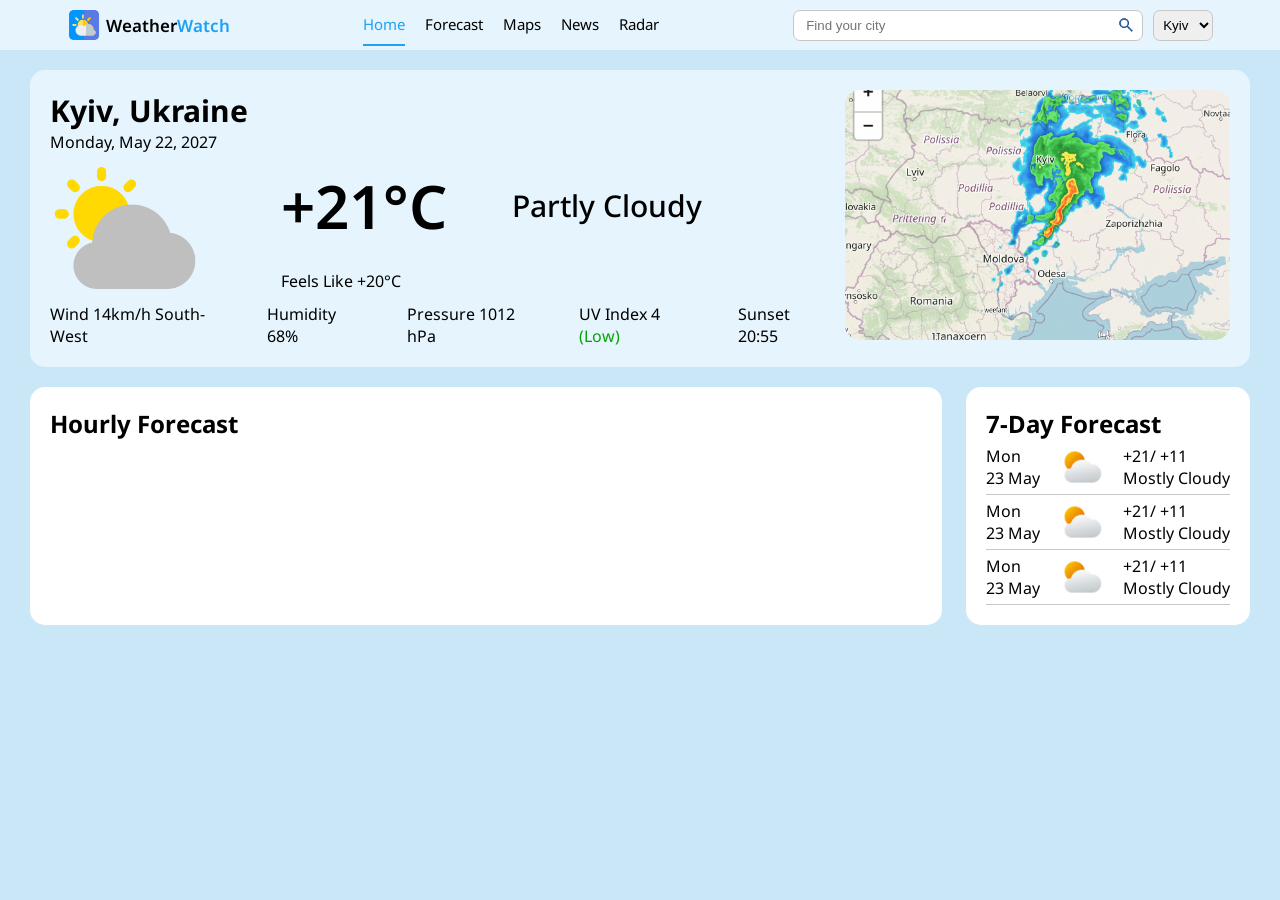
<file: index.html>
<!DOCTYPE html>
<html lang="en">
<head>
    <meta charset="UTF-8">
    <meta name="viewport" content="width=device-width, initial-scale=1.0">
    <title>Weather App</title>
    <link rel="stylesheet" href="style.css">
</head>

<body>

    <header>

        <div class="logobox">
            <img
                class="iconlogo"
                src="assets/icon.png"
                alt="WeatherWatch logo"
            >

            <div class="logolabel">
                Weather<span>Watch</span>
            </div>
        </div>

        <nav class="buttons">
            <a href="#" class="button active">Home</a>
            <a href="#" class="button">Forecast</a>
            <a href="#" class="button">Maps</a>
            <a href="#" class="button">News</a>
            <a href="#" class="button">Radar</a>
        </nav>

        <form class="search-form">

            <div class="find-section">

                <div class="search-box">
                    <label class="city-label" for="city">
                        Find your city
                    </label>

                    <input
                        type="text"
                        id="city"
                        name="city"
                        placeholder="Find your city"
                    >

                    <button
                        type="submit"
                        class="search-button"
                        aria-label="Search"
                    >
                        <img
                            src="assets/search-icon.png"
                            alt=""
                        >
                    </button>
                </div>

                <select name="selected-city">
                    <option value="kyiv">Kyiv</option>
                </select>

            </div>

        </form>

    </header>

    <main>
        <section class="weather">
            <div class="weather-info">

                <div class="location">
                    <h1>Kyiv, Ukraine</h1>
                    <p>Monday, May 22, 2027</p>
                </div>
                <div class="weather-parameters">
                    <img src="assets/mostly-cloudly.png" alt="">
                    <div class="degrees">+21°C</div>
                    <div class="weather-type">Partly Cloudy</div>
                    <div class="feels-like">Feels Like +20°C</div>
                </div>
                <div class="advanced-weather-parameters">
                    <div class="parameters">Wind 14km/h South-West</div>
                    <div class="parameters">Humidity 68%</div>
                    <div class="parameters">Pressure 1012 hPa</div>
                    <div class="parameters">UV Index 4 <span>(Low)</span></div>
                    <div class="parameters">Sunset 20:55</div>
                </div>
                
            </div>
            <div class="radar">
                <img src="assets/radar.jpg" alt="weather-radar">
            </div>
            
        </section>
        
        <section class="forecasts">
            
            <div class="hourly-forecast">
              <h2>Hourly Forecast</h2>
            </div>
            <div class="seven-day-forecast">
                <h2>7-Day Forecast</h2>
                <div class="container-days">
                    <div class="days">
                        <div class="day-date">
                            <span>Mon</span>
                            <span>23 May</span>
                        </div>
                        <img src="assets/cloudly.png" alt="">
                        <div class="temp">
                            <span>+21/ <span class="gray">+11</span></span>
                            <span>Mostly Cloudy</span>
                        </div>
                    </div>
                    
                    <div class="days">
                        <div class="day-date">
                            <span>Mon</span>
                            <span>23 May</span>
                        </div>
                        <img src="assets/cloudly.png" alt="">
                        <div class="temp">
                            <span>+21/ <span class="gray">+11</span></span>
                            <span>Mostly Cloudy</span>
                        </div>
                    </div>

                    <div class="days">
                        <div class="day-date">
                            <span>Mon</span>
                            <span>23 May</span>
                        </div>
                        <img src="assets/cloudly.png" alt="">
                        <div class="temp">
                            <span>+21/ <span class="gray">+11</span></span>
                            <span>Mostly Cloudy</span>
                        </div>
                    </div>
                    </div>
                </div>
            </div>
        
        </section>


    </main>

</body>
</html>
</file>
<file: style.css>
@import url('https://fonts.googleapis.com/css2?family=Noto+Sans:ital,wght@0,100..900;1,100..900&display=swap');

* {
    box-sizing: border-box;
}

body {
    margin: 0;
    font-family: "Noto Sans", sans-serif;
    background-color: rgba(202, 231, 247);
}

header {
    display: flex;
    align-items: center;
    justify-content: space-around;
    min-height: 50px;
    background-color: rgba(230, 245, 253);
}

/* Logo */

.logobox {
    display: flex;
    align-items: center;
}

.iconlogo {
    height: 34px;
    margin-right: 5px;
}

.logolabel {
    font-size: 17px;
    font-weight: 600;
}

.logolabel span {
    color: #1DA1F2;
    font-weight: 600;
}

/* Navigation */

.buttons {
    display: flex;
    gap: 20px;
}

.button {
    padding: 10px 0;
    color: #000;
    font-size: 15px;
    text-decoration: none;
}

.button.active {
    color: #1DA1F2;
    border-bottom: 2px solid #1DA1F2;
}

/* Search */

.find-section {
    display: flex;
    gap: 10px;
}

.find-section select {
    width: 60px;
    border-radius: 7px;
    border: 1.5px solid #c7c7c7;
    padding: 5px;
}

.search-box {
    position: relative;
}

.search-box input {
    width: 350px;
    height: 31px;
    padding: 0 40px 0 12px;
    border: 1.5px solid #c7c7c7;
    border-radius: 7px;
    
}

.search-button {
    position: absolute;
    top: 50%;
    right: 8px;
    display: flex;
    align-items: center;
    justify-content: center;
    padding: 0;
    border: none;
    background: none;
    transform: translateY(-50%);
    cursor: pointer;
}

.search-button img {
    width: 18px;
    height: 18px;
}

.city-label {
    display: none;
}

/* Main */

.weather {
    display: grid;
    grid-template-columns: 2fr 1fr;
    gap: 24px;
    background-color: rgba(230, 245, 253);
    margin: 20px 30px;
    padding: 20px;
    
    border-radius: 15px;
}

.weather-info {
    
    
}

.weather-parameters {
    display: grid;
    grid-template-columns: 30% 30% 40%;
    grid-template-rows: auto auto;
    align-items: center;
    
}

.weather-parameters img {
    grid-row: 1 / 3;
    object-fit: contain;
    height: 150px;
    width: 150px;
}

.radar img {
    display: block;
    height: 250px;
    border-radius: 15px;
    width: 100%;
    object-fit: cover;
    
}

h1 {
    margin: 0;
    padding: 0;
    font-size: 30px;
}

.location p {
    margin: 0;
    padding: 0;
}

.degrees {
    font-size: 60px;
    font-weight: 600;
    grid-column: 2 / 3;
    grid-row: 1 / 2;
}

.feels-like {
     margin: 0;
    padding: 0;
    grid-column: 2 / 3;
    grid-row: 2 / 3;
}

.weather-type {
    font-size: 30px;
    font-weight: 500;
    grid-column: 3 / 4;
    grid-row: 1 / 2;
}

.advanced-weather-parameters {
    display: flex;
    gap: 50px;
}

.advanced-weather-parameters span {
    color: rgb(3, 164, 3);
}


.forecasts {
    display: grid;
    grid-template-columns: 3fr 1fr;
    gap: 24px;
    
}

.forecasts h2 {
    margin: 0;
    padding: 0;
}

.hourly-forecast, .seven-day-forecast {
    background-color: rgb(255, 255, 255);
    
    padding: 20px;
    border-radius: 15px;
}

.hourly-forecast {
    margin: 0px 0 20px 30px;
}

.seven-day-forecast {
    margin: 0px 30px 20px 0px;
}

.days img {
    height: 44px;
}

.days {
    display: flex;
    align-items: center;
    justify-content: space-between;
    padding: 5px 0;
    border-bottom: 1.3px solid #c7c7c7 ;
    
}

.day-date, .temp {
    display: flex;
    flex-direction: column;
}
</file>
